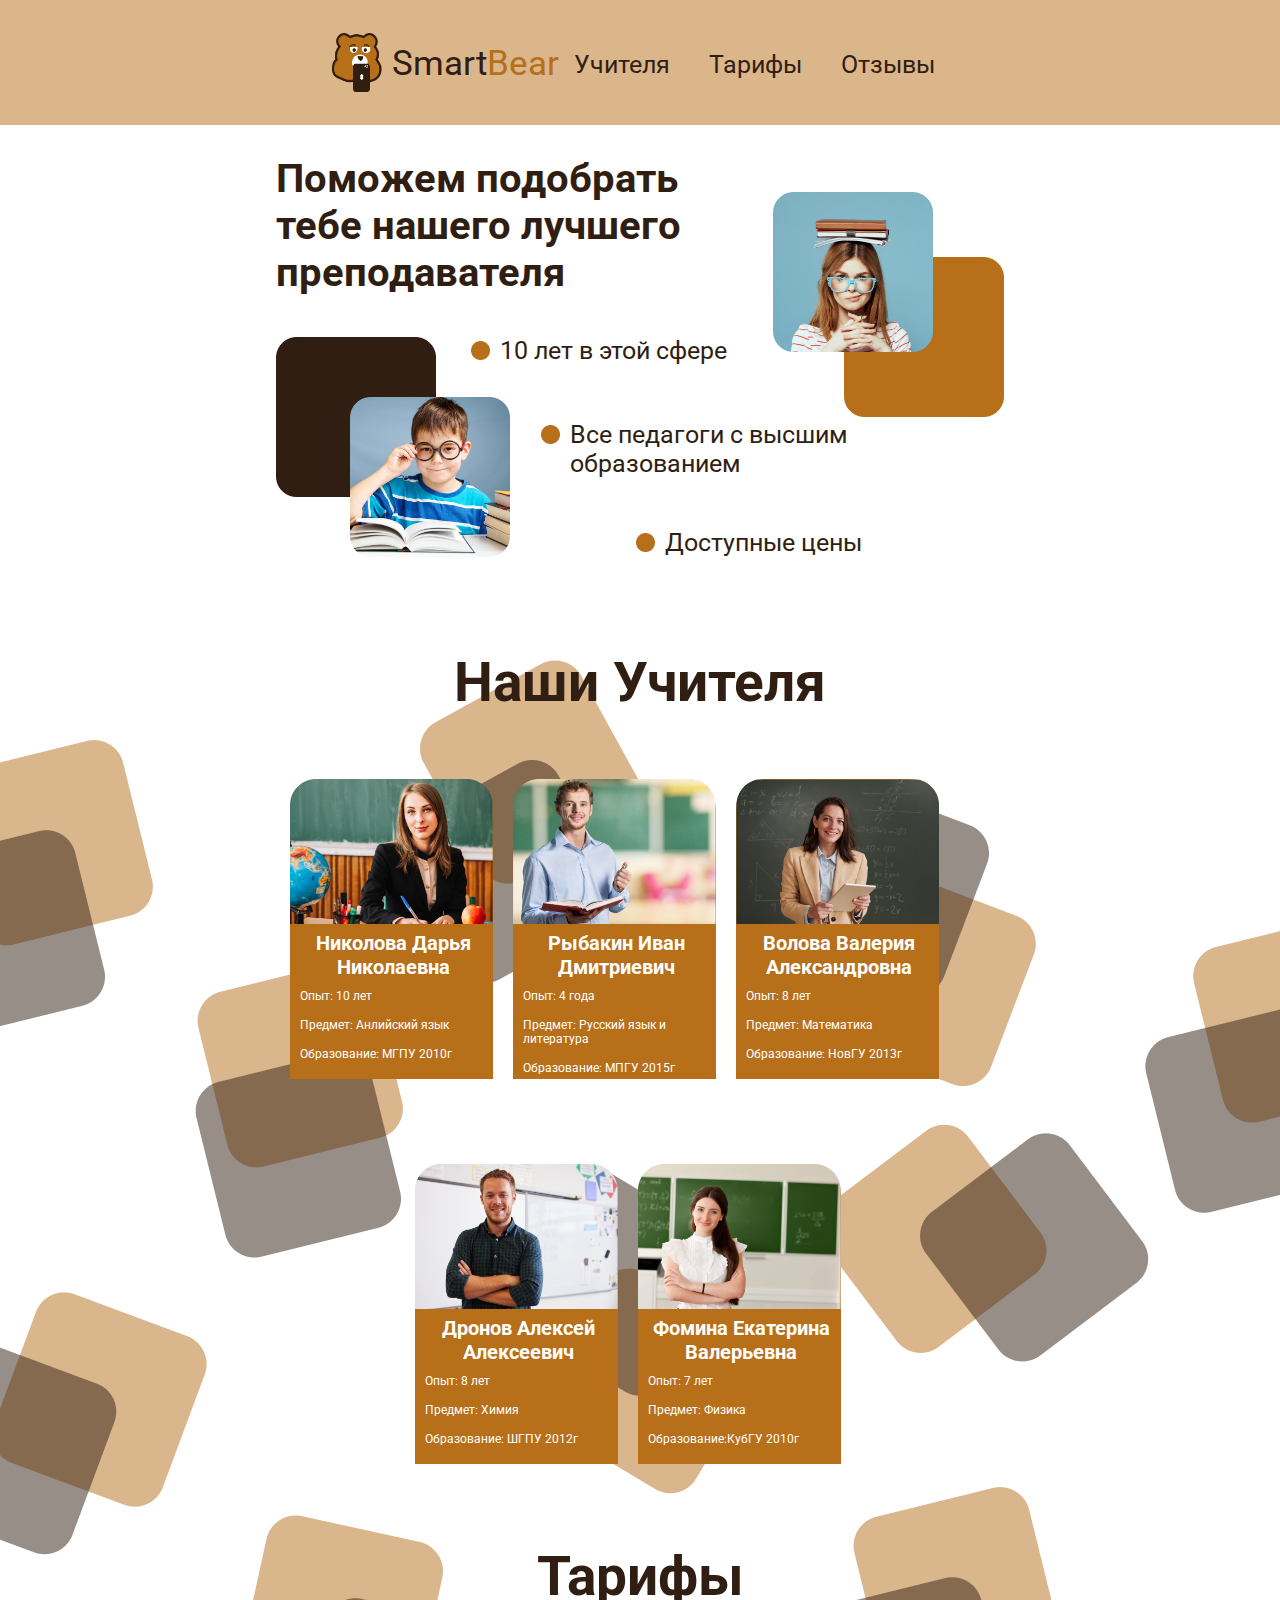
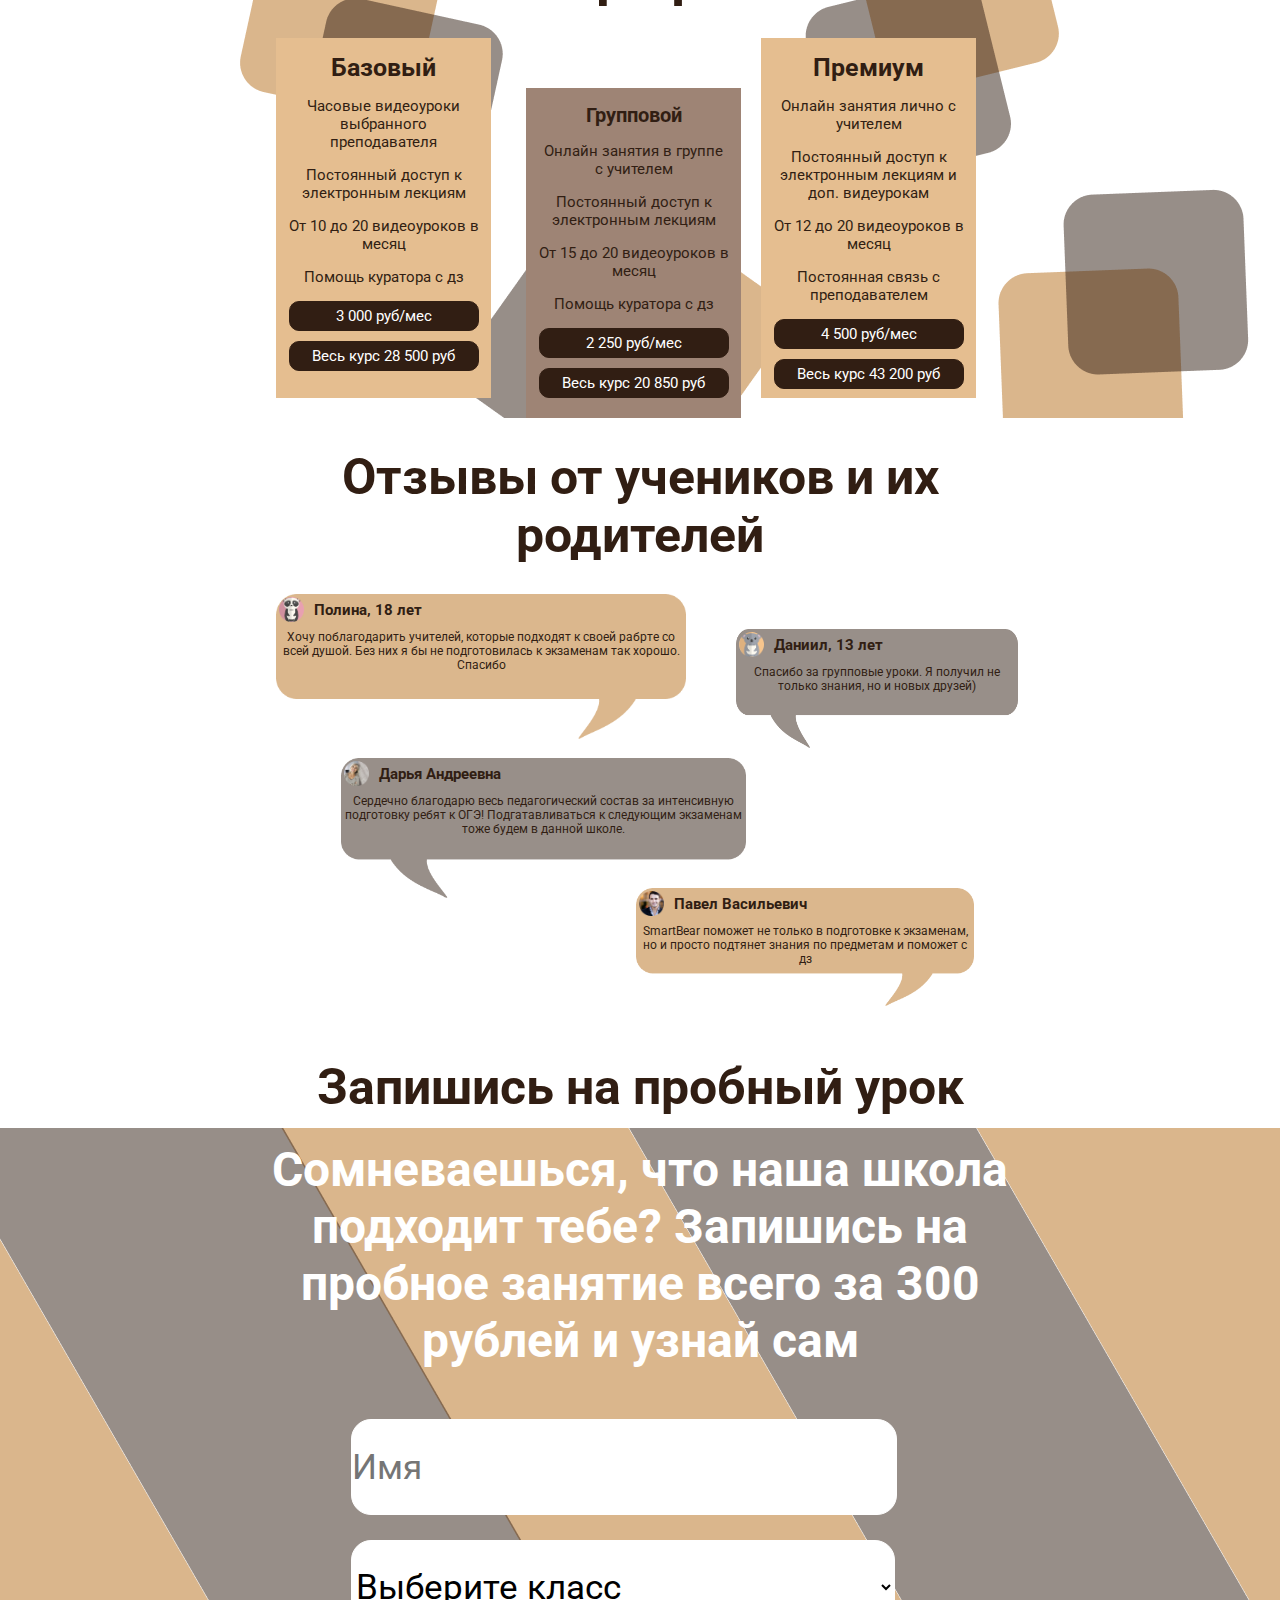
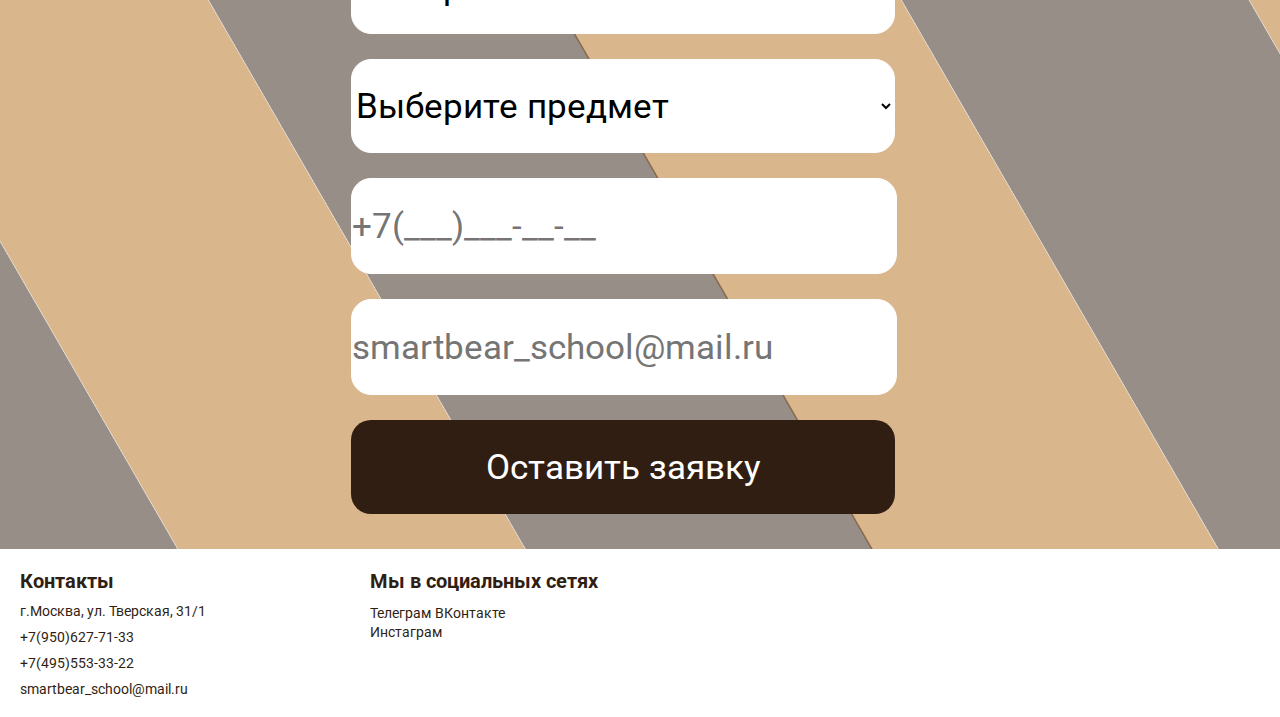
<file: index.html>
<!DOCTYPE html>
<html lang="en">

<head>
    <meta charset="UTF-8">
    <meta http-equiv="X-UA-Compatible" content="IE=edge">
    <meta name="viewport" content="width=device-width, initial-scale=1.0">
    <link rel="stylesheet" href="css/style.css">
    <link href="https://fonts.googleapis.com/css2?family=Roboto:wght@700&display=swap" rel="stylesheet">
    <title>SmartBear онлайн-школа</title>
</head>

<body>
    <div class="top">
        <div class="seredina">
            <div class="logo">
                <img src="png/logo.png" alt="логотип">
                <div class="nazvan">
                    <p class="color1">Smart</p>
                    <p class="color2">Bear</p>
                </div>
            </div>
            <div class="menu">
                <nav><a class="menu_btn" href="#teach">Учителя</a>
                <a class="menu_btn" href="#tarif">Тарифы</a>
                <a class="menu_btn" href="#otzovs">Отзывы</a></nav>
                
            </div>
        </div>

    </div>
    <div class="block1">
        <h1>Поможем подобрать тебе нашего лучшего преподавателя</h1>
        <div class="punkt">
            <img src="png/cycle.png" alt="корчневый кружок">
            <p>10 лет в этой сфере</p>
        </div>
        <div class="punkt1">
            <img src="png/cycle.png" alt="корчневый кружок">
            <p>Все педагоги с высшим образованием</p>
        </div>
        <div class="punkt2">
            <img src="png/cycle.png" alt="корчневый кружок">
            <p>Доступные цены</p>
        </div>
        <img class="dc" src="png/dark_brokn_cube.png" alt="темный коричневый квадрат">
        <img class="boy" src="png/boy.png" alt="мальчик в очках">
        <img class="lc" src="png/light_broun_cube.png" alt="светлый коричневый квадрат">
        <img class="girl" src="png/girl.png" alt="девочка в очках">

    </div>
    <div class="fon">
        <div class="block2" id="teach">
            <h2>Наши Учителя</h2>
            <div class="card_block1">
                <div class="card">
                    <img src="png/teach1.png" alt="Учитель 1">
                    <div class="info">
                        <h3 class="name">Николова Дарья Николаевна</h3>
                        <div class="txt">
                            <p>Опыт: 10 лет</p>
                            <p>Предмет: Анлийский язык</p>
                            <p>Образование: МГПУ 2010г</p>
                        </div>
                    </div>

                </div>
                <div class="card">
                    <img src="png/teach2.png" alt="Учитель 2">
                    <div class="info">
                        <h3 class="name">Рыбакин Иван Дмитриевич</h3>
                        <div class="txt">
                            <p>Опыт: 4 года</p>
                            <p>Предмет: Русский язык и литература</p>
                            <p>Образование: МПГУ 2015г</p>
                        </div>
                    </div>

                </div>
                <div class="card">
                    <img src="png/teach3.png" alt="Учитель 3">
                    <div class="info">
                        <h3 class="name">Волова Валерия Александровна</h3>
                        <div class="txt">
                            <p>Опыт: 8 лет</p>
                            <p>Предмет: Математика</p>
                            <p>Образование: НовГУ 2013г</p>
                        </div>
                    </div>

                </div>
            </div>
            <div class="card_block2">
                <div class="card">
                    <img src="png/teach4.png" alt="Учитель 4">
                    <div class="info">
                        <h3 class="name">Дронов Алексей Алексеевич</h3>
                        <div class="txt">
                            <p>Опыт: 8 лет</p>
                            <p>Предмет: Химия</p>
                            <p>Образование: ШГПУ 2012г</p>
                        </div>
                    </div>

                </div>

                <div class="card">
                    <img src="png/teach5.png" alt="Учитель 5">
                    <div class="info">
                        <h3 class="name">Фомина Екатерина Валерьевна</h3>
                        <div class="txt">
                            <p>Опыт: 7 лет</p>
                            <p>Предмет: Физика</p>
                            <p>Образование:КубГУ 2010г</p>
                        </div>
                    </div>

                </div>
            </div>

        </div>
        <div class="block3" id="tarif">

            <h2>Тарифы</h2>
            <div class="kartocki">
                <div class="baza_prem">
                    <h3>Базовый</h3>
                    <div class="sostav">
                        <p>Часовые видеоуроки выбранного преподавателя</p>
                        <p>Постоянный доступ к электронным лекциям</p>
                        <p>От 10 до 20 видеоуроков в месяц</p>
                        <p>Помощь куратора с дз</p>
                    </div>
                    <div class="knopki">
                        <button>3 000 руб/мес</button><br>
                        <button>Весь курс 28 500 руб</button>
                    </div>
                </div>
                <div class="grup">
                    <h3>Групповой</h3>
                    <div class="sostav">
                        <p>Онлайн занятия в группе с учителем</p>
                        <p>Постоянный доступ к электронным лекциям</p>
                        <p>От 15 до 20 видеоуроков в месяц</p>
                        <p>Помощь куратора с дз</p>
                    </div>
                    <div class="knopki">
                        <button>2 250 руб/мес</button><br>
                        <button>Весь курс 20 850 руб</button>
                    </div>
                </div>
                <div class="baza_prem">
                    <h3>Премиум</h3>
                    <div class="sostav">
                        <p>Онлайн занятия лично с учителем</p>
                        <p>Постоянный доступ к электронным лекциям и доп. видеурокам</p>
                        <p>От 12 до 20 видеоуроков в месяц</p>
                        <p>Постоянная связь с преподавателем</p>
                    </div>
                    <div class="knopki">
                        <button>4 500 руб/мес</button><br>
                        <button>Весь курс 43 200 руб</button>
                    </div>
                </div>


            </div>

        </div>
    </div>

    <div class="block4" id="otzovs">
        <h2>Отзывы от учеников и их родителей</h2>
        <div class="otzovs">
            <div class="otziv_1">
                <div class="name"> <img src="png/panda.png" alt="аватар панды">
                    <h3>Полина, 18 лет</h3>
                </div>
                <p>Хочу поблагодарить учителей, которые подходят к своей рабрте со всей душой. Без них я бы не
                    подготовилась
                    к экзаменам так хорошо. Спасибо</p>

            </div>
            <div class="otziv_2">
                <div class="name"> <img src="png/koala.png" alt="аватар rкоаллы">
                    <h3>Даниил, 13 лет</h3>
                </div>
                <p>Спасибо за групповые уроки. Я получил не только знания, но и новых друзей)</p>
            </div>
            <div class="otziv_3">
                <div class="name"> <img src="png/mama.png" alt="аватар мамы">
                    <h3>Дарья Андреевна</h3>
                </div>
                <p>Сердечно благодарю весь педагогический состав за интенсивную подготовку ребят к ОГЭ! Подгатавливаться
                    к
                    следующим экзаменам тоже будем в данной школе.</p>
            </div>
            <div class="otziv_4">
                <div class="name"> <img src="png/papa.png" alt="аватар папы">
                    <h3>Павел Васильевич</h3>
                </div>
                <p>SmartBear поможет не только в подготовке к экзаменам, но и просто подтянет знания по предметам и
                    поможет
                    с дз</p>
            </div>
        </div> 

    </div>
    <div class="block5">
        <h2>Запишись на пробный урок</h2>
        <div class="zapis_fon">
            <h3>Сомневаешься, что наша школа подходит тебе? Запишись на пробное занятие всего за 300 рублей и узнай сам
            </h3>
            <form class="zapis_form" method="post">
                <input class="zapis" type="text" name="name" placeholder="Имя">
                <select class="zapis" name="сlass" id="">
                    <option>Выберите класс</option>
                    <option value="math">5 класс</option>
                    <option value="leng">6 класс</option>
                    <option value="him">7 класс</option>
                    <option value="math">8 класс</option>
                    <option value="leng">9 класс</option>
                    <option value="math">10 класс</option>
                    <option value="leng">11 класс</option>
                </select>
                <select class="zapis" name="subject" id="">
                    <option>Выберите предмет</option>
                    <option value="math">Математика</option>
                    <option value="leng">Русский язык и литература</option>
                    <option value="him">Химия</option>
                    <option value="math">Физика</option>
                    <option value="leng">Английский язык</option>
                </select>
                <input class="zapis" type="tel" name="telefon" placeholder="+7(___)___-__-__">
                <input class="zapis" type="email" name="email" placeholder="smartbear_school@mail.ru">
                <button class="lupa" type="submit">Оставить заявку</button>
            </form>

        </div>
    </div>
    <div class="bottom1">
        <div class="bottom_info">
            <div class="contacts">
                <h3>Контакты</h3>
                <p>г.Москва, ул. Тверская, 31/1</p>
                <p>+7(950)627-71-33</p>
                <p>+7(495)553-33-22</p>
                <p>smartbear_school@mail.ru</p>
            </div>
            <div class="seti">
                <h3>Мы в социальных сетях</h3>
                <div class="silki"><a href="https://web.telegram.org/k/">Телеграм</a>
                    <a href="https://vk.com/feed">ВКонтакте</a>
                    <a href="https://www.instagram.com/">Инстаграм</a></div>

            </div>
        </div>
    </div>
    </div>
</body>

</html>
</file>
<file: css/style.css>
@import url('https://fonts.googleapis.com/css2?family=Roboto:wght@700&display=swap');

@media (max-width: 15000px) and (min-width: 1440px) {
    *{
    font-family: 'Roboto';
    margin: 0;
    padding: 0;
}
body{
    width: 100%;

}
.seredina{
    display: flex;
    margin: 0 auto;

}
.top{
    margin: 0 auto;
    display: flex;
    width: 100%;
    height: 125px;
    background-color: #b76e1a81;

}
.logo{
    display: flex;

}
.logo img{
    width: 86px;
    height: 102px;
    margin-top: 13px;
    margin-left: 10px;
}
.nazvan{
    display: flex;
    font-size: 45px;
    margin-left: 10px;
    margin-top: 35px;
    margin-right: 95px;
}
.menu{
    display: flex;
    margin-top: 45px;
}
.color1{
    color: #311E13;
}
.color2{
    color: #B76F1A;
}
.menu_btn{
    margin-right: 95px;
    cursor: pointer;
    font-size: 32px;
    color: #311E13;
    text-decoration: none;
}
.block1{
    width: 1320px;
    margin: 55px auto;
    height: 700px;
}
h1{
    font-size: 70px;
    color: #311E13;
    width: 810px;
    margin-bottom: 56px;
}
.punkt{
    margin-right: 0px;
    width: 507px;
    display: flex;
    color: #311E13;
    font-size: 45px;
    margin-top: 100px;
    position: relative;
    left: 350px;
}
.punkt1{
    margin-right: 0px;
    width: 604px;
    display: flex;
    color: #311E13;
    font-size: 45px;
    margin-top: 100px;
    position: relative;
    left: 445px;
}
.punkt2{
    margin-right: 0px;
    width: 475px;
    display: flex;
    color: #311E13;
    font-size: 45px;
    margin-top: 100px;
    position: relative;
    left: 530px;
}
.punkt img{
    width: 30px;
    height: 30px;
    margin-top: 8px;
    margin-right: 10px;
}
.punkt1 img{
    width: 30px;
    height: 30px;
    margin-top: 8px;
    margin-right: 10px;
}
.punkt2 img{
    width: 30px;
    height: 30px;
    margin-top: 8px;
    margin-right: 10px;
}
.dc{
    position: relative;
    bottom: 425px;
}
.boy{
    position: relative;
    bottom: 315px;
    right: 185px;
}
.girl{
    position: relative;
    bottom: 695px;
    right: 60px;
}
.lc{
    position: relative;
    bottom: 560px;
    left: 375px;
}
.block2{
    margin-top: 120px;
}
h2{
    text-align: center;
    font-size: 75px;
    color: #311E13;
    width: 568px;
    margin: 0 auto;
}  
.card_block1{
    margin: 65px auto;
    display: flex;
    width: 1255px;
    gap: 40px;

}
.card{
    background-color: #B76F1A;
    border-radius: 50px 50px 0 0;
    width: 390px;
}
.card img{
    width: 391px;
}
.card_block2{
    margin: 0 auto;
    display: flex;
    width: 825px;
    gap: 40px;

}  

.info h3{
    text-align: center;
    width: 370px;
    margin: 0 auto;
    color: white;
    font-size: 30px;
}
.txt{
    margin-top: 15px;
    margin-left: 20px;
    width: 357px;
    color: white;
    font-size: 25px;
}
.txt p{
    margin-bottom: 25px;
}
.block3{
    margin-top: 120px;
}
.knopki{
    display: inline-block;
    margin-bottom: 25px;
    
}
.knopki button{
    margin-bottom: 15px;
    cursor: pointer;
    border: 1px solid #311E13;
    border-radius: 10px;
    background-color: #311E13;
    width: 325px;
    height: 50px;
    color:white;
    font-size: 20px;
}
.kartocki{
    width: 1440px;
    display: flex;
    margin: 60px auto;
}
.baza_prem{
    width: 380px;
    height: 810px;
    background-color: #E5BE90;
    text-align: center;
    color: #311E13;
    margin-left: 75px;
}
.sostav{
    width: 355px;
    margin: 25px auto 0px;
}
.sostav p{
    margin-bottom: 55px;
    font-size: 30px;
}
.baza_prem h3{
    padding-top: 20px;
    margin: 0 auto;
    text-align: center;
    width: 345px;
    font-size: 60px;
}
.grup{
    width: 380px;
    height: 750px;
    background-color: #9E8475;
    margin-top: 100px;
    text-align: center;
    color: #311E13;
    margin-left: 75px;
}
.grup h3{
    padding-top: 20px;
    margin: 0 auto;
    text-align: center;
    width: 345px;
    font-size: 60px;
}
.block4 h2{
    width: 815px;
}
.otziv_1{
    background-image: url(https://svetlanapolovnikova.github.io/smart_bear/png/otziv_bezh.png);
    background-repeat: no-repeat;
    background-size: 585px 205px;
    width: 585px;
    height: 205px;
    color: #311E13;
    position: relative;
    bottom: -60px;
    left: 70px;
}
.otziv_2{
    background-image: url(https://svetlanapolovnikova.github.io/smart_bear/png/otziv_brou.png);
    background-repeat: no-repeat;
    background-size: 485px 185px;
    width: 485px;
    height: 185px;
    color: #311E13;
    position: relative;
    bottom: 165px;
    left: 800px;
}
.otziv_3{
    background-image: url(https://svetlanapolovnikova.github.io/smart_bear/png/otziv_brou.png);
    background-repeat: no-repeat;
    background-size: 670px 230px;
    width: 670px;
    height: 230px;
    color: #311E13;
    position: relative;
    bottom: 55px;
    left: 135px;
}
.otziv_4{
    background-image: url(https://svetlanapolovnikova.github.io/smart_bear/png/otziv_bezh.png);
    background-repeat: no-repeat;
    background-size: 530px 185px;
    width: 530px;
    height: 185px;
    color: #311E13;
    position: relative;
    bottom: 340px;
    left: 850px;
    
}
.otzovs{
    width: 1440px;
    margin: 0 auto;
    height: 620px;
}
.name{
    display: flex;
    align-items: center;
    padding: 5px 0 0 5px;
}
.name h3{
    margin-left: 10px;
    font-size: 20px;
}
.otziv_1 p{
    width: 555px;
    text-align: center;
    margin: 10px auto;
    font-size: 20px;
}
.otziv_2 p{
    width: 470px;
    text-align: center;
    margin: 10px auto;
    font-size: 20px;
}
.otziv_3 p{
    width: 650px;
    text-align: center;
    margin: 10px auto;
    font-size: 20px;
}
.otziv_4 p{
    width: 510px;
    text-align: center;
    margin: 4px auto;
    font-size: 20px;
}
.block5{
    background-image: url(https://svetlanapolovnikova.github.io/smart_bear/png/fon3.png);
    background-position: 0 160px;
    background-repeat: no-repeat;
}

.block5 h2{
    width: 570px;
}
.zapis_fon{
    width: 1440px;
    margin: 10px auto;
}
.zapis_fon h3{
    color: white;
    width: 1340px;
    text-align: center;
    font-size: 48px;
    margin: 25px auto;
}
.zapis_form{
    display: inline-block;
    width: 670px;
    position: relative;
    left: 435px;
}
.zapis {
    width: 544px;
    border-radius: 20px;
    margin-top: 25px;
    height: 94px;
    border: 1px solid white;
    background-color: #fff;
    font-size: 35px;
    color: #000;

}
.zapis input{
    color: #000;
}

.zapis_form button{
    width: 544px;
    border-radius: 20px;
    border: none;
    background-color: #311E13;
    color: white;
    font-size: 35px;
    height: 94px;
    margin-top: 25px;
    margin-bottom: 35px;
}
.bottom_info{
    width: 1440px;
    display: flex;
    margin-bottom: 20px;
    margin-left: 50px;

}
.contacts{
    margin-top: 20px;
    width: 480px;
    color: #311E13;
}
.contacts h3{
    font-size: 35px;
}
.contacts p{
    margin-top: 10px;
    width: 480px;
    font-size:28px;
}
.seti{
    margin-top: 20px;
    color: #311E13;
    display: inline-block;
}
.seti h3{
    width: 460px;
    font-size: 35px;
    margin-bottom: 10px;
}
.silki a{
    color: #311E13;
    text-decoration: none;
    font-size:28px;
    margin-bottom: 10px;
}
.silki{
    display: inline-block;
    width: 200px;
}
.fon{
    background-image: url(https://svetlanapolovnikova.github.io/smart_bear/png/fon.png);
    background-repeat: no-repeat;
    background-position: -240px -450px;
}
}
@media (max-width: 1439px) and (min-width: 768px) {
    *{
    font-family: 'Roboto';
    margin: 0;
    padding: 0;
}
body{
    width: 100%;

}
.seredina{
    display: flex;
    margin: 0 auto;

}
.top{
    margin: 0 auto;
    display: flex;
    width: 100%;
    height: 125px;
    background-color: #b76e1a81;

}
.logo{
    display: flex;

}
.logo img{
    width: 50px;
    height: 59px;
    margin-top: 33px;
    margin-left: 21px;
}
.nazvan{
    display: flex;
    font-size: 35px;
    margin-left: 10px;
    margin-top: 43px;
    margin-right: 15px;
}
.menu{
    display: flex;
    margin-top: 50px;
}
.color1{
    color: #311E13;
}
.color2{
    color: #B76F1A;
}
.menu_btn{
    margin-right: 35px;
    cursor: pointer;
    font-size: 25px;
    color: #311E13;
    text-decoration: none;
}
.block1{
    width: 768px;
    margin: 30px auto;
    height: 400px;
}
h1{
    margin-left: 20px;
    font-size: 40px;
    color: #311E13;
    width: 460px;
    margin-bottom: 56px;
}
.punkt{
    margin: 100px 0px 0px 0px;
    width: 290px;
    display: flex;
    color: #311E13;
    font-size: 25px;
    position: relative;
    left: 215px;
    top: -60px;
}
.punkt1{
    margin-right: 0px;
    width: 350px;
    display: flex;
    color: #311E13;
    font-size: 25px;
    margin-top: 100px;
    position: relative;
    left: 285px;
    bottom: 105px;
}
.punkt2{
    margin-right: 0px;
    width: 255px;
    display: flex;
    color: #311E13;
    font-size: 25px;
    margin-top: 100px;
    position: relative;
    left:380px;
    bottom: 155px;
}
.punkt img{
    width: 19px;
    height: 19px;
    margin-top: 5px;
    margin-right: 10px;
}
.punkt1 img{
    width: 19px;
    height: 19px;
    margin-top: 5px;
    margin-right: 10px;
}
.punkt2 img{
    width: 19px;
    height: 19px;
    margin-top: 5px;
    margin-right: 10px;
}
.dc{
    width: 160px;
    height: 160px;
    position: relative;
    bottom: 375px;
    left: 20px;
}
.boy{
    width: 160px;
    height: 160px;
    position: relative;
    bottom: 315px;
    right: 70px;
}
.girl{
    width: 160px;
    height: 160px;
    position: relative;
    bottom: 520px;
    right: -25px;
}
.lc{
    width: 160px;
    height: 160px;
    position: relative;
    bottom: 455px;
    left: 260px;
}
.block2{
    margin-top: 95px;
}
h2{
    text-align: center;
    font-size: 55px;
    color: #311E13;
    width: 568px;
    margin: 0 auto;
}  
.card_block1{
    margin: 65px auto;
    display: flex;
    width: 700px;
    gap: 20px;

}
.card{
    background-color: #B76F1A;
    border-radius: 30px 30px 0 0;
    width: 203px;
    height: 300px;
margin-bottom:20px;
	
}
.card img{
    width: 203px;
}
.card_block2{
    margin: 0 auto;
    display: flex;
    width: 450px;
    gap: 20px;

}  

.info h3{
    text-align: center;
    width: 195px;
    margin: 0 auto;
    color: white;
    font-size: 20px;
}
.txt{
    margin-top: 10px;
    margin-left: 10px;
    width: 200px;
    color: white;
    font-size: 12px;
}
.txt p{
    margin-bottom: 15px;
}
.block3{
    margin-top: 60px;
}
.knopki{
    display: inline-block;
    margin-bottom: 15px;
    
}
.knopki button{
    margin-bottom: 10px;
    cursor: pointer;
    border: 1px solid #311E13;
    border-radius: 10px;
    background-color: #311E13;
    width: 190px;
    height: 30px;
    color:white;
    font-size: 15px;
}
.kartocki{
    width: 768px;
    display: flex;
    margin: 30px auto;
}
.baza_prem{
    width: 215px;
    height: 360px;
    background-color: #E5BE90;
    text-align: center;
    color: #311E13;
    margin-left: 20px;
}
.sostav{
    width: 190px;
    margin: 15px auto 0px;
}
.sostav p{
    margin-bottom: 15px;
    font-size: 15px;
}
.baza_prem h3{
    padding-top: 15px;
    margin: 0 auto;
    text-align: center;
    width: 215px;
    font-size: 25px;
}
.grup{
    width: 215px;
    height: 330px;
    background-color: #9E8475;
    margin-top: 50px;
    text-align: center;
    color: #311E13;
    margin-left: 35px;
}
.grup h3{
    padding-top: 15px;
    margin: 0 auto;
    text-align: center;
    width: 215px;
    font-size: 20px;
}
.block4{
    height: 610px;
}
.block4 h2{
    width: 768px;
    font-size: 50px;
}
.otziv_1{
    background-image: url(https://svetlanapolovnikova.github.io/smart_bear/png/otziv_bezh.png);
    background-repeat: no-repeat;
    background-size: 410px 145px;
    width: 410px;
    height: 145px;
    color: #311E13;
    position: relative;
    bottom: -30px;
    left: 20px;
}
.otziv_1 img{
    width: 25px;
    height: 25px;

}
.otziv_2 img{
    width: 25px;
    height: 25px;
    
}
.otziv_3 img{
    width: 25px;
    height: 25px;
    
}
.otziv_4 img{
    width: 25px;
    height: 25px;
    
}
.otziv_2{
    background-image: url(https://svetlanapolovnikova.github.io/smart_bear/png/otziv_brou.png);
    background-repeat: no-repeat;
    background-size: 282px 119px;
    width: 282px;
    height: 119px;
    color: #311E13;
    position: relative;
    bottom: 80px;
    left: 480px;
}
.otziv_3{
    background-image: url(https://svetlanapolovnikova.github.io/smart_bear/png/otziv_brou.png);
    background-repeat: no-repeat;
    background-size: 405px 140px;
    width: 405px;
    height: 140px;
    color: #311E13;
    position: relative;
    bottom: 70px;
    left: 85px;
}
.otziv_4{
    background-image: url(https://svetlanapolovnikova.github.io/smart_bear/png/otziv_bezh.png);
    background-repeat: no-repeat;
    background-size: 338px 118px;
    width: 338px;
    height: 188px;
    color: #311E13;
    position: relative;
    bottom: 80px;
    left: 380px;
    
}
.otzovs{
    width: 768px;
    margin: 0 auto;
}
.name{
    display: flex;
    align-items: center;
    padding: 3px 0 0 3px;
}
.name h3{
    margin-left: 10px;
    font-size: 15px;
}
.otziv_1 p{
    width: 410px;
    text-align: center;
    margin: 8px auto;
    font-size: 12px;
}
.otziv_2 p{
    width: 282px;
    text-align: center;
    margin: 8px auto;
    font-size: 12px;
}
.otziv_3 p{
    width: 405px;
    text-align: center;
    margin: 8px auto;
    font-size: 12px;
}
.otziv_4 p{
    width: 338px;
    text-align: center;
    margin: 8px auto;
    font-size: 12px;
}
.block5{
    background-image: url(https://svetlanapolovnikova.github.io/smart_bear/png/fon3.png);
    background-position: 0 70px;
    background-repeat: no-repeat;
}

.block5 h2{
    font-size: 50px;
    width: 768px;
}
.zapis_fon{
    width: 768px;
    margin: 10px auto;
}
.zapis_fon h3{
    color: white;
    width: 768px;
    text-align: center;
    font-size: 48px;
    margin: 25px auto;
}
.zapis_form{
    display: inline-block;
    width: 670px;
    position: relative;
    left: 95px;
}
.zapis {
    width: 544px;
    border-radius: 20px;
    margin-top: 25px;
    height: 94px;
    border: 1px solid white;
    background-color: #fff;
    font-size: 35px;
    color: #000;

}
.zapis input{
    color: #000;
}

.zapis_form button{
    width: 544px;
    border: none;
    border-radius: 20px;
    background-color: #311E13;
    color: white;
    font-size: 35px;
    height: 94px;
    margin-top: 25px;
    margin-bottom: 35px;
}
.bottom_info{
    width: 768px;
    display: flex;
    margin-bottom: 20px;
	margin-left: 20px;

}
.contacts{
    margin-top: 10px;
    width: 350px;
    color: #311E13;
}
.contacts h3{
    font-size: 20px;
}
.contacts p{
    margin-top: 10px;
    width: 350px;
    font-size:14px;
}
.seti{
    margin-top: 10px;
    color: #311E13;
    display: inline-block;
}
.seti h3{
    width: 350px;
    font-size: 20px;
    margin-bottom: 10px;
}
.silki a{
    color: #311E13;
    text-decoration: none;
    font-size:14px;
    margin-bottom: 10px;
}
.silki{
    display: inline-block;
    width: 145px;
}
.fon{
    background-image: url(https://svetlanapolovnikova.github.io/smart_bear/png/fon.png);
    background-repeat: no-repeat;
    background-position: -345px -470px;
}
}
@media (max-width: 767px) and (min-width: 375px) {
    *{
        font-family: 'Roboto';
        margin: 0;
        padding: 0;
    }
    body{
        width: 100%;
    
    }
    .seredina{
        display: flex;
        margin: 0 auto;
    
    }
    .top{
        margin: 0 auto;
        display: flex;
        width: 100%;
        height: 90px;
        background-color: #b76e1a81;
    
    }
    .logo{
        display: flex;
    
    }
    .logo img{
        width: 50px;
        height: 59px;
        margin-top: 20px;
        margin-left: 15px;
    }
    .nazvan{
        display: flex;
        font-size: 25px;
        margin-left: 10px;
        margin-top: 35px;
        margin-right: 15px;
    }
    .menu{
        margin-left: 50px;
        display: flex;
        margin-top: 25px;
        width: 95px;
    }
    .color1{
        color: #311E13;
    }
    .color2{
        color: #B76F1A;
    }
    .menu_btn{
        cursor: pointer;
        font-size: 15px;
        color: #311E13;
        text-decoration: none;
    }
    .block1{
        width: 375px;
        margin: 30px auto;
        height: 515px;
    }
    h1{
        margin-left: 20px;
        font-size: 40px;
        color: #311E13;
        width: 210px;
        margin-bottom: 30px;
    }
    .punkt{
        margin-left: 15px;
        width: 290px;
        display: flex;
        color: #311E13;
        font-size: 25px;
    }
    .punkt1{
        margin-right: 0px;
        margin-left: 15px;
        width: 350px;
        display: flex;
        color: #311E13;
        font-size: 25px;
        margin-top: 15px;
    }
    .punkt2{
        margin-right: 0px;
        margin-left: 15px;
        width: 255px;
        display: flex;
        color: #311E13;
        font-size: 25px;
        margin-top: 15px;
        margin-bottom: 20px;
    }
    .punkt img{
        width: 19px;
        height: 19px;
        margin-top: 5px;
        margin-right: 10px;
    }
    .punkt1 img{
        width: 19px;
        height: 19px;
        margin-top: 5px;
        margin-right: 10px;
    }
    .punkt2 img{
        width: 19px;
        height: 19px;
        margin-top: 5px;
        margin-right: 10px;
    }
    .dc{
        width: 120px;
        height: 120px;
        position: relative;
        left: 20px;
    }
    .boy{
        width: 121px;
        height: 121px;
        position: relative;
        right: 45px;
    }
    .girl{
        width: 120px;
        height: 120px;
        position: relative;
        bottom: 123px;
        right: -225px;
    }
    .lc{
        width: 120px;
        height: 120px;
        position: relative;
        left: -80px;
    }
    .block2{
        margin-top: 95px;
    }
    h2{
        text-align: center;
        font-size: 35px;
        color: #311E13;
        width: 375px;
        margin: 40px auto 0px;
    }  
    .card_block1{
        margin: 25px auto;
        width: 205px;
    
    }
    .card{
        background-color: #B76F1A;
        border-radius: 30px 30px 0 0;
        width: 203px;
        height: 300px;
	    margin-bottom:20px;
    }
    .card img{
        width: 203px;
    }
    .card_block2{
        margin: 0 auto;
        width: 205px;
    
    }  
    
    .info h3{
        text-align: center;
        width: 195px;
        margin: 0 auto;
        color: white;
        font-size: 20px;
    }
    .txt{
        margin-top: 10px;
        margin-left: 10px;
        width: 200px;
        color: white;
        font-size: 12px;
    }
    .txt p{
        margin-bottom: 15px;
    }
    .block3{
        margin-top: 30px;
    }
    .knopki{
        display: inline-block;
        margin-bottom: 15px;
        
    }
    .knopki button{
        margin-bottom: 10px;
        cursor: pointer;
        border: 1px solid #311E13;
        border-radius: 10px;
        background-color: #311E13;
        width: 190px;
        height: 30px;
        color:white;
        font-size: 15px;
    }
    .kartocki{
        width: 220px;
        margin: 30px auto;
    }
    .baza_prem{
        width: 215px;
        height: 370px;
        background-color: #E5BE90;
        text-align: center;
        color: #311E13;
    }
    .sostav{
        width: 190px;
        margin: 15px auto 0px;
    }
    .sostav p{
        margin-bottom: 15px;
        font-size: 15px;
    }
    .baza_prem h3{
        padding-top: 15px;
        margin: 0 auto;
        text-align: center;
        width: 215px;
        font-size: 25px;
    }
    .grup{
        width: 215px;
        height: 330px;
        background-color: #9E8475;
        margin-top: 30px;
        margin-bottom: 30px;
        text-align: center;
        color: #311E13;
    }
    .grup h3{
        padding-top: 15px;
        margin: 0 auto;
        text-align: center;
        width: 215px;
        font-size: 20px;
    }
    .block4{
        height: 715px;
    }
    .block4 h2{
        width: 375px;
        font-size: 35px;
    }
    .otziv_1{
        background-image: url(https://svetlanapolovnikova.github.io/smart_bear/png/otziv_bezh.png);
        background-repeat: no-repeat;
        background-size: 365px 130px;
        width: 365px;
        height: 130px;
        color: #311E13;
        position: relative;
        bottom: -30px;
        left: 10px;
    }
    .otziv_1 img{
        width: 25px;
        height: 25px;
    
    }
    .otziv_2 img{
        width: 25px;
        height: 25px;
        
    }
    .otziv_3 img{
        width: 25px;
        height: 25px;
        
    }
    .otziv_4 img{
        width: 25px;
        height: 25px;
        
    }
    .otziv_2{
        background-image: url(https://svetlanapolovnikova.github.io/smart_bear/png/otziv_brou.png);
        background-repeat: no-repeat;
        background-size: 282px 119px;
        width: 282px;
        height: 119px;
        color: #311E13;
       margin-top: 40px;
        margin-left: 25px;
    }
    .otziv_3{
        background-image: url(../png/otziv_brou.png);
        background-repeat: no-repeat;
        background-size: 350px 140px;
        width: 350px;
        height: 140px;
        color: #311E13;
        margin-top: 20px;
        margin-left: 25px;
    }
    .otziv_4{
        background-image: url(https://svetlanapolovnikova.github.io/smart_bear/png/otziv_bezh.png);
        background-repeat: no-repeat;
        background-size: 338px 118px;
        width: 338px;
        height: 118px;
        color: #311E13;
        margin-top: 20px;
        margin-left: 25px;
        
    }
    .otzovs{
        width: 375px;
        margin: 0 auto;
    }
    .name{
        display: flex;
        align-items: center;
        padding: 3px 0 0 3px;
    }
    .name h3{
        margin-left: 10px;
        font-size: 15px;
    }
    .otziv_1 p{
        width: 365px;
        text-align: center;
        margin: 8px auto;
        font-size: 12px;
    }
    .otziv_2 p{
        width: 282px;
        text-align: center;
        margin: 8px auto;
        font-size: 12px;
    }
    .otziv_3 p{
        width: 350px;
        text-align: center;
        margin: 8px auto;
        font-size: 12px;
    }
    .otziv_4 p{
        width: 338px;
        text-align: center;
        margin: 8px auto;
        font-size: 12px;
    }
    .block5{
        background-image: url(https://svetlanapolovnikova.github.io/smart_bear/png/fon3.png);
        background-position: 0 70px;
        background-repeat: no-repeat;
    }
    
    .block5 h2{
        font-size: 30px;
        width: 375px;
    }
    .zapis_fon{
        width: 375px;
        margin: 10px auto;
    }
    .zapis_fon h3{
        color: white;
        width: 375px;
        text-align: center;
        font-size: 24px;
        margin-top: 20px;
    }
    .zapis_form{
        display: inline-block;
        width: 270px;
        margin-left: 55px;
    }
    .zapis {
        width:265px;
        border-radius: 20px;
        margin-top: 25px;
        height: 60px;
        border: 1px solid white;
        background-color: #fff;
        font-size: 18px;
        color: #000;
    
    }
    .zapis input{
        color: #000;
    }
    
    .zapis_form button{
        width: 265px;
        border: none;
        border-radius: 20px;
        background-color: #311E13;
        color: white;
        font-size: 20px;
        height: 60px;
        margin-top: 25px;
        margin-bottom: 35px;
    }
    .bottom_info{
        width: 375px;
        margin-bottom: 20px;
    
    }
    .contacts{
	margin-left: 20px;
        margin-top: 10px;
        width: 350px;
        color: #311E13;
    }
    .contacts h3{
        font-size: 20px;
    }
    .contacts p{
        margin-top: 10px;
        width: 350px;
        font-size:14px;
    }
    .seti{
	    margin-left: 20px;
        margin-top: 10px;
        color: #311E13;
        display: inline-block;
    }
    .seti h3{
        width: 350px;
        font-size: 20px;
        margin-bottom: 10px;
    }
    .silki a{
        color: #311E13;
        text-decoration: none;
        font-size:14px;
        margin-bottom: 10px;
    }
    .silki{
	    margin-left:20px;
        display: inline-block;
        width: 145px;
    }
    .fon{
        background-image: url(https://svetlanapolovnikova.github.io/smart_bear/png/fon.png);
        background-repeat: no-repeat;
        background-position: -345px -470px;
    }
}

@media (max-width: 374px) and (min-width: 1px) {
    *{
        font-family: 'Roboto';
        margin: 0;
        padding: 0;
    }
    body{
        width: 100%;
    
    }
    .seredina{
        display: flex;
        margin: 0 auto;
    
    }
    .top{
        margin: 0 auto;
        display: flex;
        width: 374px;
        height: 90px;
        background-color: #b76e1a81;
    
    }
    .logo{
        display: flex;
    
    }
    .logo img{
        width: 50px;
        height: 59px;
        margin-top: 20px;
        margin-left: 15px;
    }
    .nazvan{
        display: flex;
        font-size: 25px;
        margin-left: 10px;
        margin-top: 35px;
        margin-right: 15px;
    }
    .menu{
        margin-left: 50px;
        display: flex;
        margin-top: 25px;
        width: 95px;
    }
    .color1{
        color: #311E13;
    }
    .color2{
        color: #B76F1A;
    }
    .menu_btn{
        cursor: pointer;
        font-size: 15px;
        color: #311E13;
        text-decoration: none;
    }
    .block1{
        width: 374px;
        margin: 30px auto;
        height: 515px;
    }
    h1{
        margin-left: 20px;
        font-size: 40px;
        color: #311E13;
        width: 210px;
        margin-bottom: 30px;
    }
    .punkt{
        margin-left: 15px;
        width: 290px;
        display: flex;
        color: #311E13;
        font-size: 25px;
    }
    .punkt1{
        margin-right: 0px;
        margin-left: 15px;
        width: 350px;
        display: flex;
        color: #311E13;
        font-size: 25px;
        margin-top: 15px;
    }
    .punkt2{
        margin-right: 0px;
        margin-left: 15px;
        width: 255px;
        display: flex;
        color: #311E13;
        font-size: 25px;
        margin-top: 15px;
        margin-bottom: 20px;
    }
    .punkt img{
        width: 19px;
        height: 19px;
        margin-top: 5px;
        margin-right: 10px;
    }
    .punkt1 img{
        width: 19px;
        height: 19px;
        margin-top: 5px;
        margin-right: 10px;
    }
    .punkt2 img{
        width: 19px;
        height: 19px;
        margin-top: 5px;
        margin-right: 10px;
    }
    .dc{
        width: 120px;
        height: 120px;
        position: relative;
        left: 20px;
    }
    .boy{
        width: 121px;
        height: 121px;
        position: relative;
        right: 45px;
    }
    .girl{
        width: 120px;
        height: 120px;
        position: relative;
        bottom: 123px;
        right: -225px;
    }
    .lc{
        width: 120px;
        height: 120px;
        position: relative;
        left: -80px;
    }
    .block2{
        margin-top: 95px;
    }
    h2{
        text-align: center;
        font-size: 35px;
        color: #311E13;
        width: 375px;
        margin: 17px auto;
    }  
    .card_block1{
        margin: 25px auto;
        width: 205px;
    
    }
    .card{
        background-color: #B76F1A;
        border-radius: 30px 30px 0 0;
        width: 203px;
        height: 270px;
    }
    .card img{
        width: 203px;
    }
    .card_block2{
        margin: 0 auto;
        width: 205px;
    
    }  
    
    .info h3{
        text-align: center;
        width: 195px;
        margin: 0 auto;
        color: white;
        font-size: 20px;
    }
    .txt{
        margin-top: 10px;
        margin-left: 10px;
        width: 200px;
        color: white;
        font-size: 12px;
    }
    .txt p{
        margin-bottom: 15px;
    }
    .block3{
        margin-top: 30px;
    }
    .knopki{
        display: inline-block;
        margin-bottom: 15px;
        
    }
    .knopki button{
        margin-bottom: 10px;
        cursor: pointer;
        border: 1px solid #311E13;
        border-radius: 10px;
        background-color: #311E13;
        width: 190px;
        height: 30px;
        color:white;
        font-size: 15px;
    }
    .kartocki{
        width: 220px;
        margin: 30px auto;
    }
    .baza_prem{
        width: 215px;
        height: 360px;
        background-color: #E5BE90;
        text-align: center;
        color: #311E13;
    }
    .sostav{
        width: 190px;
        margin: 15px auto 0px;
    }
    .sostav p{
        margin-bottom: 15px;
        font-size: 15px;
    }
    .baza_prem h3{
        padding-top: 15px;
        margin: 0 auto;
        text-align: center;
        width: 215px;
        font-size: 25px;
    }
    .grup{
        width: 215px;
        height: 330px;
        background-color: #9E8475;
        margin-top: 30px;
        margin-bottom: 30px;
        text-align: center;
        color: #311E13;
    }
    .grup h3{
        padding-top: 15px;
        margin: 0 auto;
        text-align: center;
        width: 215px;
        font-size: 20px;
    }
    .block4{
        height: 715px;
    }
    .block4 h2{
        width: 375px;
        font-size: 35px;
    }
    .otziv_1{
        background-image: url(https://svetlanapolovnikova.github.io/smart_bear/png/otziv_bezh.png);
        background-repeat: no-repeat;
        background-size: 365px 130px;
        width: 365px;
        height: 130px;
        color: #311E13;
        position: relative;
        bottom: -30px;
        left: 10px;
    }
    .otziv_1 img{
        width: 25px;
        height: 25px;
    
    }
    .otziv_2 img{
        width: 25px;
        height: 25px;
        
    }
    .otziv_3 img{
        width: 25px;
        height: 25px;
        
    }
    .otziv_4 img{
        width: 25px;
        height: 25px;
        
    }
    .otziv_2{
        background-image: url(https://svetlanapolovnikova.github.io/smart_bear/png/otziv_brou.png);
        background-repeat: no-repeat;
        background-size: 282px 119px;
        width: 282px;
        height: 119px;
        color: #311E13;
       margin-top: 40px;
        margin-left: 25px;
    }
    .otziv_3{
        background-image: url(https://svetlanapolovnikova.github.io/smart_bear/png/otziv_brou.png);
        background-repeat: no-repeat;
        background-size: 350px 140px;
        width: 350px;
        height: 140px;
        color: #311E13;
        margin-top: 20px;
        margin-left: 25px;
    }
    .otziv_4{
        background-image: url(https://svetlanapolovnikova.github.io/smart_bear/png/otziv_bezh.png);
        background-repeat: no-repeat;
        background-size: 338px 118px;
        width: 338px;
        height: 118px;
        color: #311E13;
        margin-top: 20px;
        margin-left: 25px;
        
    }
    .otzovs{
        width: 374px;
        margin: 0 auto;
    }
    .name{
        display: flex;
        align-items: center;
        padding: 3px 0 0 3px;
    }
    .name h3{
        margin-left: 10px;
        font-size: 15px;
    }
    .otziv_1 p{
        width: 365px;
        text-align: center;
        margin: 8px auto;
        font-size: 12px;
    }
    .otziv_2 p{
        width: 282px;
        text-align: center;
        margin: 8px auto;
        font-size: 12px;
    }
    .otziv_3 p{
        width: 350px;
        text-align: center;
        margin: 8px auto;
        font-size: 12px;
    }
    .otziv_4 p{
        width: 338px;
        text-align: center;
        margin: 8px auto;
        font-size: 12px;
    }
    .block5{
        background-image: url(https://svetlanapolovnikova.github.io/smart_bear/png/fon3.png);
        background-position: 0 70px;
        background-repeat: no-repeat;
    }
    
    .block5 h2{
        font-size: 30px;
        width: 374px;
    }
    .zapis_fon{
        width: 375px;
        margin: 10px auto;
    }
    .zapis_fon h3{
        color: white;
        width: 374px;
        text-align: center;
        font-size: 24px;
        margin-top: 20px;
    }
    .zapis_form{
        display: inline-block;
        width: 374px;
        margin-left: 55px;
    }
    .zapis {
        width:265px;
        border-radius: 20px;
        margin-top: 25px;
        height: 60px;
        border: 1px solid white;
        background-color: #fff;
        font-size: 18px;
        color: #000;
    
    }
    .zapis input{
        color: #000;
    }
    
    .zapis_form button{
        width: 265px;
        border: none;
        border-radius: 20px;
        background-color: #311E13;
        color: white;
        font-size: 20px;
        height: 60px;
        margin-top: 25px;
        margin-bottom: 35px;
    }
    .bottom_info{
        width: 374px;
        margin-bottom: 20px;
    
    }
    .contacts{
	margin-left: 15px;
        margin-top: 10px;
        width: 350px;
        color: #311E13;
    }
    .contacts h3{
        font-size: 20px;
    }
    .contacts p{
        margin-top: 10px;
        width: 350px;
        font-size:14px;
    }
    .seti{
	    margin-left: 15px;
        margin-top: 10px;
        color: #311E13;
        display: inline-block;
    }
    .seti h3{
        width: 350px;
        font-size: 20px;
        margin-bottom: 10px;
    }
    .silki a{
        color: #311E13;
        text-decoration: none;
        font-size:14px;
        margin-bottom: 10px;
    }
    .silki{
        display: inline-block;
        width: 145px;
    }
    .fon{
        width: 374px;
        background-image: url(https://svetlanapolovnikova.github.io/smart_bear/png/fon.png);
        background-repeat: no-repeat;
        background-position: -345px -470px;
    }
}
</file>
